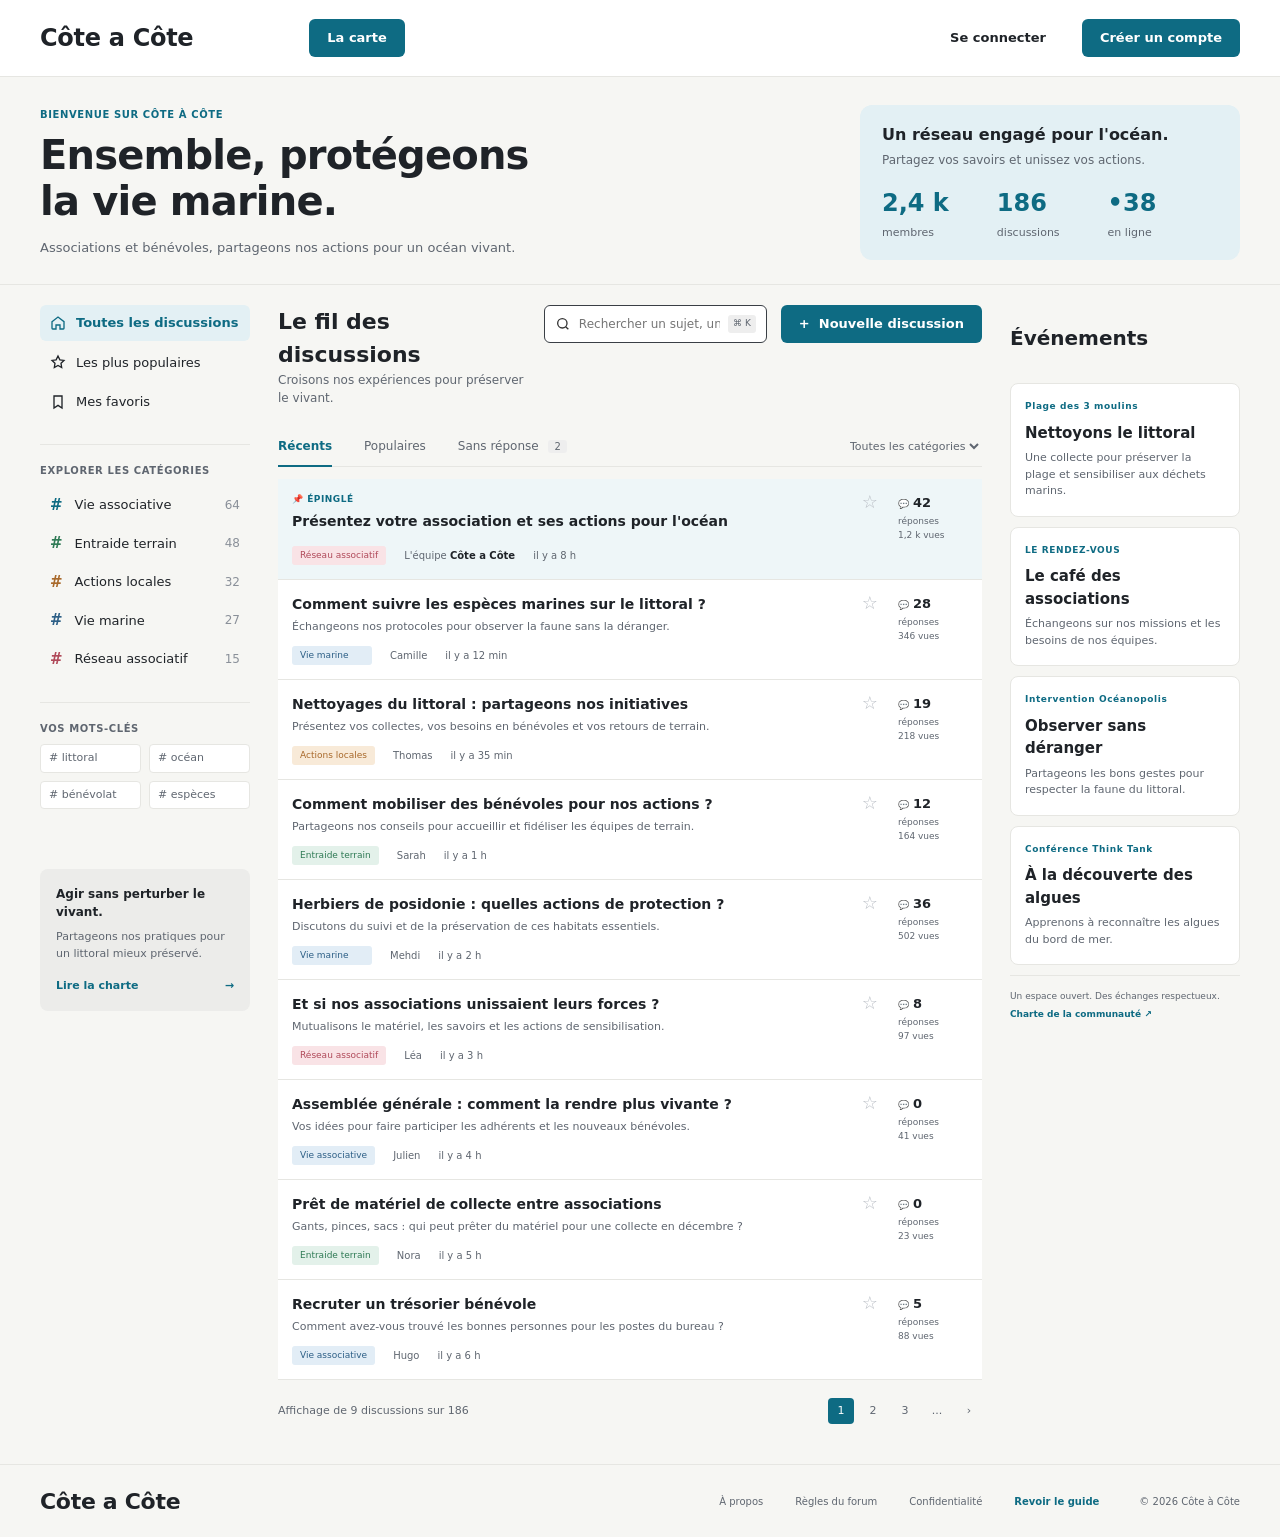
<file: index.html>
<!DOCTYPE html>
<html lang="fr">
<head>
  <meta charset="UTF-8">
  <meta http-equiv="refresh" content="0; url=site/index.html">
  <title>Côte à Côte</title>
</head>
<body>
  <a href="site/index.html">Ouvrir le site Côte à Côte</a>
</body>
</html>
</file>
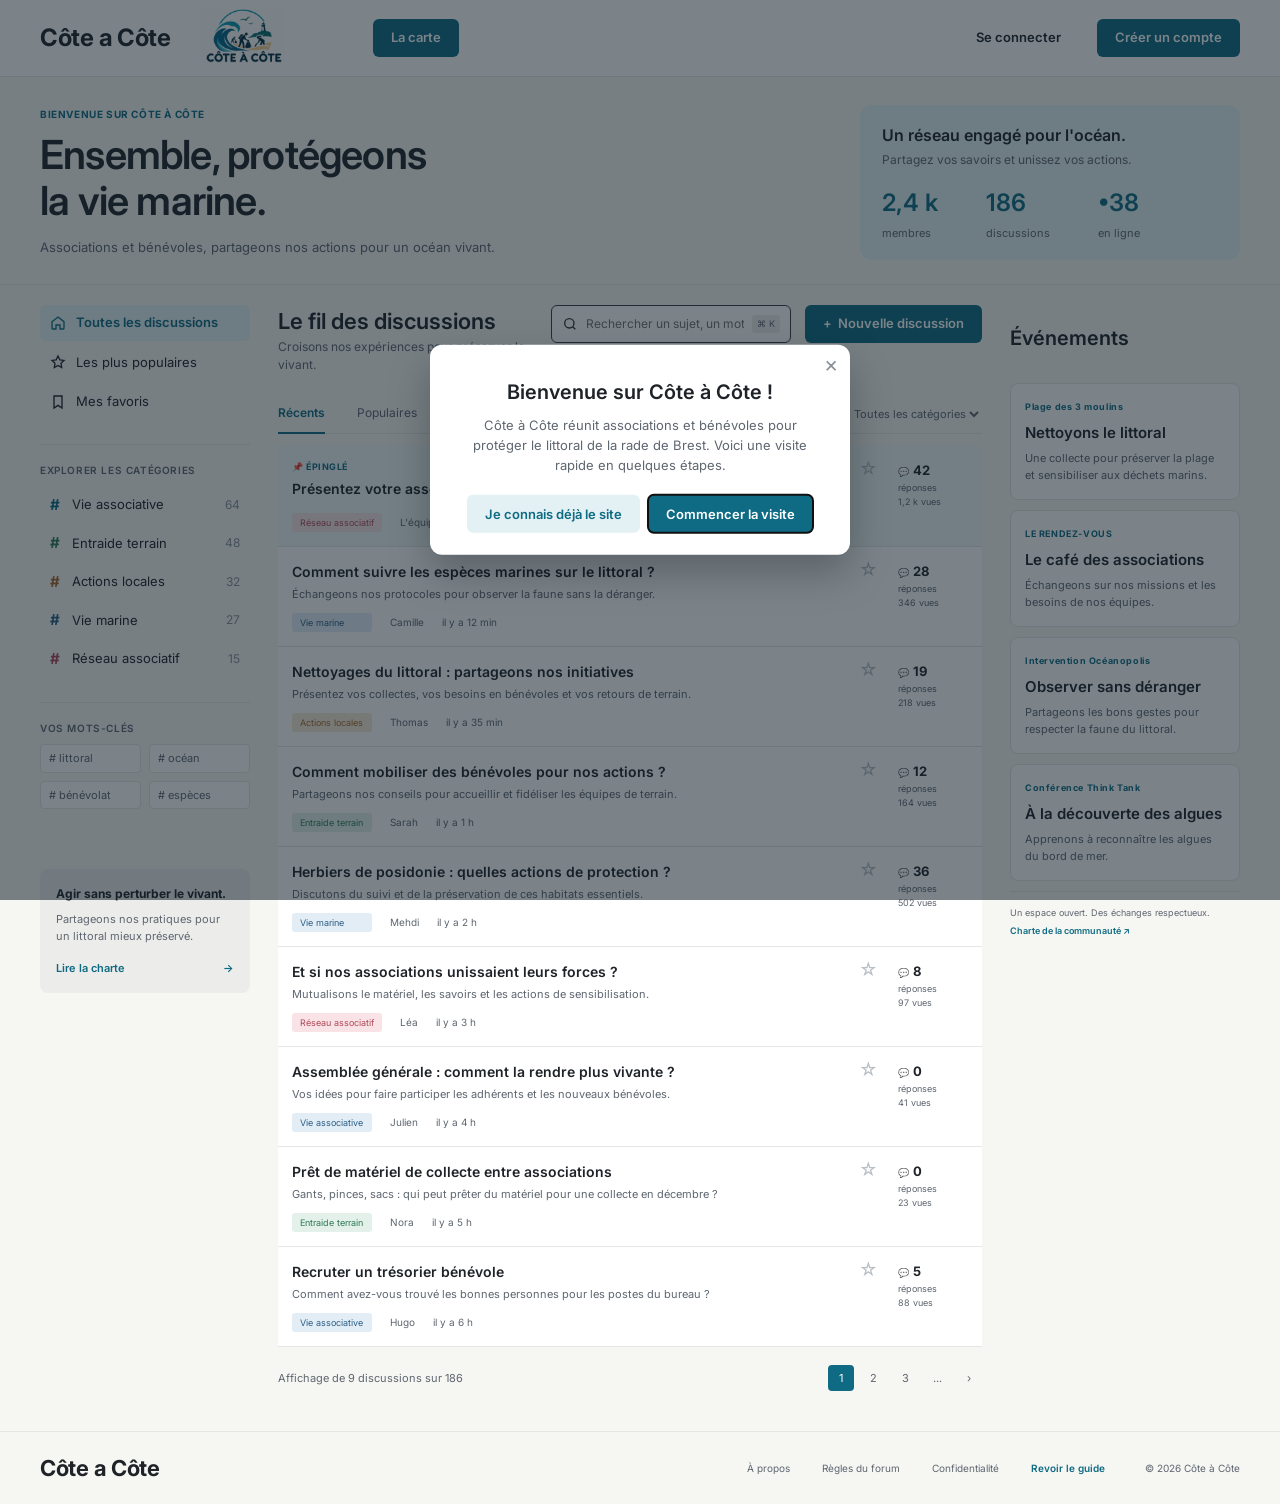
<file: site/index.html>
<!DOCTYPE html>
<html lang="fr">
<head>
  <meta charset="UTF-8">
  <meta name="viewport" content="width=device-width, initial-scale=1.0">
  <title>Côte à Côte - Le fil des discussions</title>
  <link rel="preconnect" href="https://fonts.googleapis.com">
  <link href="https://fonts.googleapis.com/css2?family=Inter:wght@400;500;600;700&display=swap" rel="stylesheet">
  <link rel="stylesheet" href="css/style.css">
</head>
<body>
  <header data-header></header>

  <section class="hero">
    <div class="container">
      <div>
        <div class="eyebrow">Bienvenue sur Côte à Côte</div>
        <h1>Ensemble, protégeons<br>la vie marine.</h1>
        <p>Associations et bénévoles, partageons nos actions pour un océan vivant.</p>
      </div>
      <div class="hero-card">
        <h3>Un réseau engagé pour l'océan.</h3>
        <p class="sub">Partagez vos savoirs et unissez vos actions.</p>
        <div class="stats">
          <div><strong>2,4 k</strong><span>membres</span></div>
          <div><strong>186</strong><span>discussions</span></div>
          <div><strong class="online">38</strong><span>en ligne</span></div>
        </div>
      </div>
    </div>
  </section>

  <main class="container forum">
    <!-- Colonne gauche -->
    <aside class="side-nav-col">
      <nav class="side-nav">
        <a href="#" class="active" data-view="all">
          <svg viewBox="0 0 24 24" fill="none" stroke="currentColor" stroke-width="2"><path d="M3 10l9-7 9 7v10a1 1 0 0 1-1 1h-5v-6H9v6H4a1 1 0 0 1-1-1z"/></svg>
          Toutes les discussions
        </a>
        <a href="#" data-view="pop">
          <svg viewBox="0 0 24 24" fill="none" stroke="currentColor" stroke-width="2"><path d="M12 3l2.8 5.7 6.2.9-4.5 4.4 1 6.2L12 17.3 6.5 20.2l1-6.2L3 9.6l6.2-.9z"/></svg>
          Les plus populaires
        </a>
        <a href="#" data-view="fav">
          <svg viewBox="0 0 24 24" fill="none" stroke="currentColor" stroke-width="2"><path d="M6 3h12v18l-6-4-6 4z"/></svg>
          Mes favoris <span class="n" id="fav-count"></span>
        </a>
      </nav>

      <div class="side-title">Explorer les catégories</div>
      <button class="cat" data-cat="Vie associative"><span class="hash" style="color:#0e6b83">#</span>Vie associative<span class="n">64</span></button>
      <button class="cat" data-cat="Entraide terrain"><span class="hash" style="color:#2f7a55">#</span>Entraide terrain<span class="n">48</span></button>
      <button class="cat" data-cat="Actions locales"><span class="hash" style="color:#a8692b">#</span>Actions locales<span class="n">32</span></button>
      <button class="cat" data-cat="Vie marine"><span class="hash" style="color:#2d5f86">#</span>Vie marine<span class="n">27</span></button>
      <button class="cat" data-cat="Réseau associatif"><span class="hash" style="color:#b04a5a">#</span>Réseau associatif<span class="n">15</span></button>

      <div class="side-title">Vos mots-clés</div>
      <div class="tags"><button data-mot="littoral"># littoral</button><button data-mot="océan"># océan</button><button data-mot="bénévolat"># bénévolat</button><button data-mot="espèces"># espèces</button></div>

      <div class="charte">
        <h4>Agir sans perturber le vivant.</h4>
        <p>Partageons nos pratiques pour un littoral mieux préservé.</p>
        <a href="#" data-charte>Lire la charte <span>&rarr;</span></a>
      </div>
    </aside>

    <!-- Fil central -->
    <section>
      <div class="feed-head">
        <div>
          <h2>Le fil des discussions</h2>
          <p>Croisons nos expériences pour préserver le vivant.</p>
        </div>
        <label class="search">
          <svg width="16" height="16" viewBox="0 0 24 24" fill="none" stroke="#333" stroke-width="2"><circle cx="11" cy="11" r="7"/><path d="M20 20l-4-4"/></svg>
          <input id="search" placeholder="Rechercher un sujet, un mot-clé...">
          <span class="kbd">&#8984; K</span>
        </label>
        <button class="btn btn-teal" id="new-post">+ &nbsp;Nouvelle discussion</button>
      </div>

      <div class="feed-tabs">
        <button class="active" data-mode="recent">Récents</button>
        <button data-mode="pop">Populaires</button>
        <button data-mode="none">Sans réponse <span class="count" id="none-count"></span></button>
        <select id="cat-select" aria-label="Filtrer par catégorie">
          <option value="">Toutes les catégories</option>
          <option>Vie associative</option><option>Entraide terrain</option><option>Actions locales</option>
          <option>Vie marine</option><option>Réseau associatif</option>
        </select>
      </div>

      <div id="threads"></div>

      <div class="pager">
        <span id="count-info"></span>
        <div class="pages">
          <button class="active">1</button><button>2</button><button>3</button><button>...</button><button>&rsaquo;</button>
        </div>
      </div>
    </section>

    <!-- Colonne événements -->
    <aside class="events-col">
      <h2>Événements</h2>
      <div id="events"></div>
      <div class="events-foot">
        Un espace ouvert. Des échanges respectueux.
        <a href="#" data-charte>Charte de la communauté &#8599;</a>
      </div>
    </aside>
  </main>

  <!-- Charte de la communauté -->
  <div class="modal" id="charte-modal" hidden>
    <div class="modal-box" role="dialog" aria-modal="true" aria-labelledby="charte-title">
      <button class="modal-close" aria-label="Fermer">&times;</button>
      <div class="eyebrow">Charte de la communauté</div>
      <h2 id="charte-title">Agir sans perturber le vivant.</h2>
      <ol>
        <li><b>Respecter le vivant.</b> On observe à distance, on ne dérange ni ne nourrit la faune, on reste sur les sentiers.</li>
        <li><b>Ne rien laisser derrière soi.</b> Les déchets collectés sont triés et évacués à la fin de chaque action.</li>
        <li><b>Assurer la sécurité.</b> On ne touche pas aux objets coupants ou suspects : on les signale à l'équipe.</li>
        <li><b>Échanger avec respect.</b> Pas d'attaque personnelle, pas de publicité, des messages utiles à la communauté.</li>
        <li><b>Protéger les données.</b> On ne publie pas d'informations personnelles sur d'autres membres.</li>
      </ol>
    </div>
  </div>

  <footer data-footer></footer>
  <script src="js/guide.js"></script>
  <script src="js/main.js"></script>
</body>
</html>
</file>
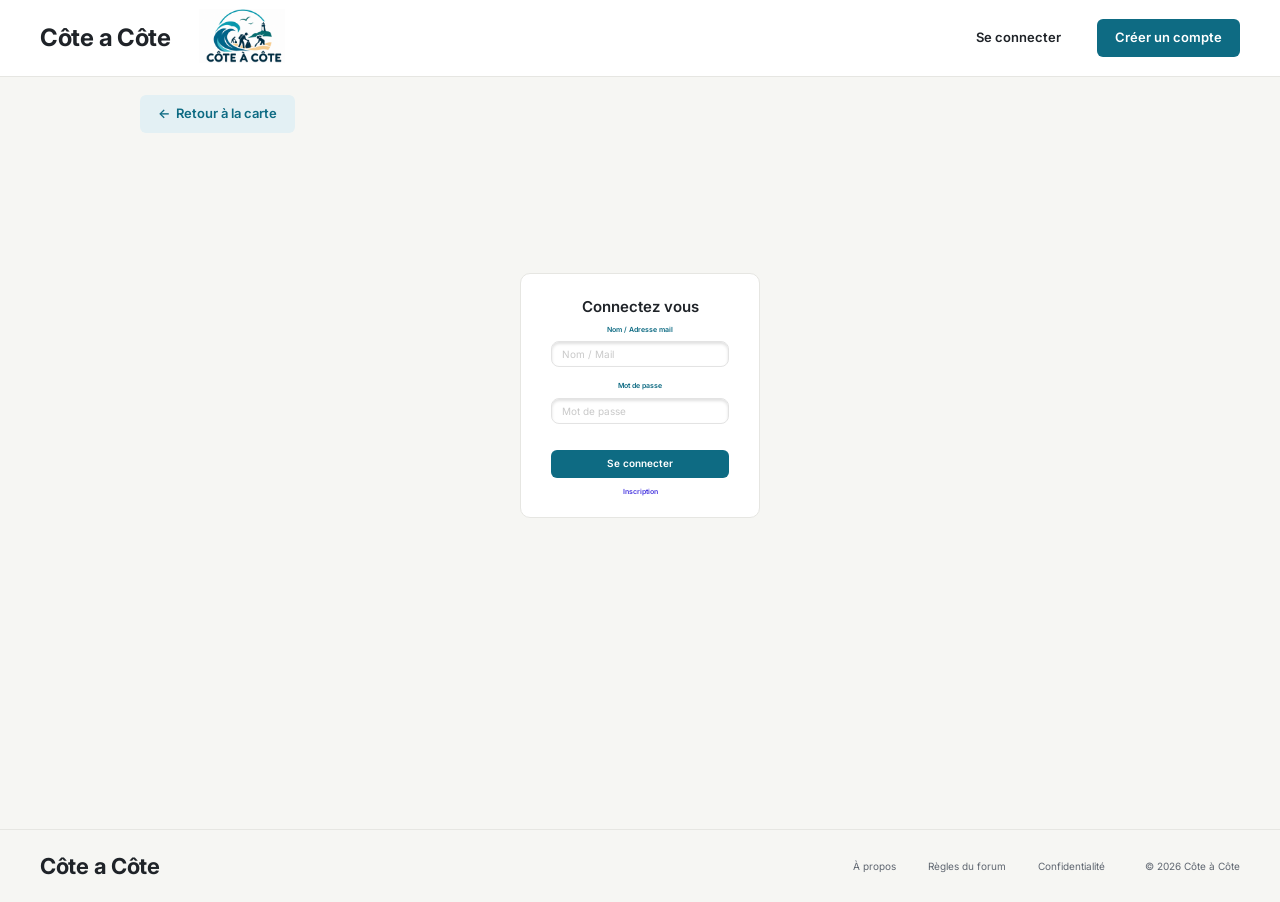
<file: site/connexion.html>
<!DOCTYPE html>
<html lang="fr">
<head>
  <meta charset="UTF-8">
  <meta name="viewport" content="width=device-width, initial-scale=1.0">
  <title>Connexion - Côte à Côte</title>
  <link href="https://fonts.googleapis.com/css2?family=Inter:wght@400;500;600;700&display=swap" rel="stylesheet">
  <link rel="stylesheet" href="css/style.css">
</head>
<body>
  <header data-header data-no-map></header>

  <main class="auth">
    <div class="container">
      <a href="carte.html" class="btn btn-light">&larr; &nbsp;Retour à la carte</a>
      <form class="auth-box" id="form-auth">
        <h1>Connectez vous</h1>
        <label for="nom">Nom / Adresse mail</label>
        <input class="inp" id="nom" name="nom" placeholder="Nom / Mail" required>
        <label for="pwd">Mot de passe</label>
        <input class="inp" id="pwd" name="password" type="password" placeholder="Mot de passe" required>
        <div class="err"></div>
        <button class="btn btn-teal">Se connecter</button>
        <a href="inscription.html" class="link">Inscription</a>
      </form>
    </div>
  </main>

  <footer data-footer></footer>
  <script src="js/main.js"></script>
</body>
</html>
</file>
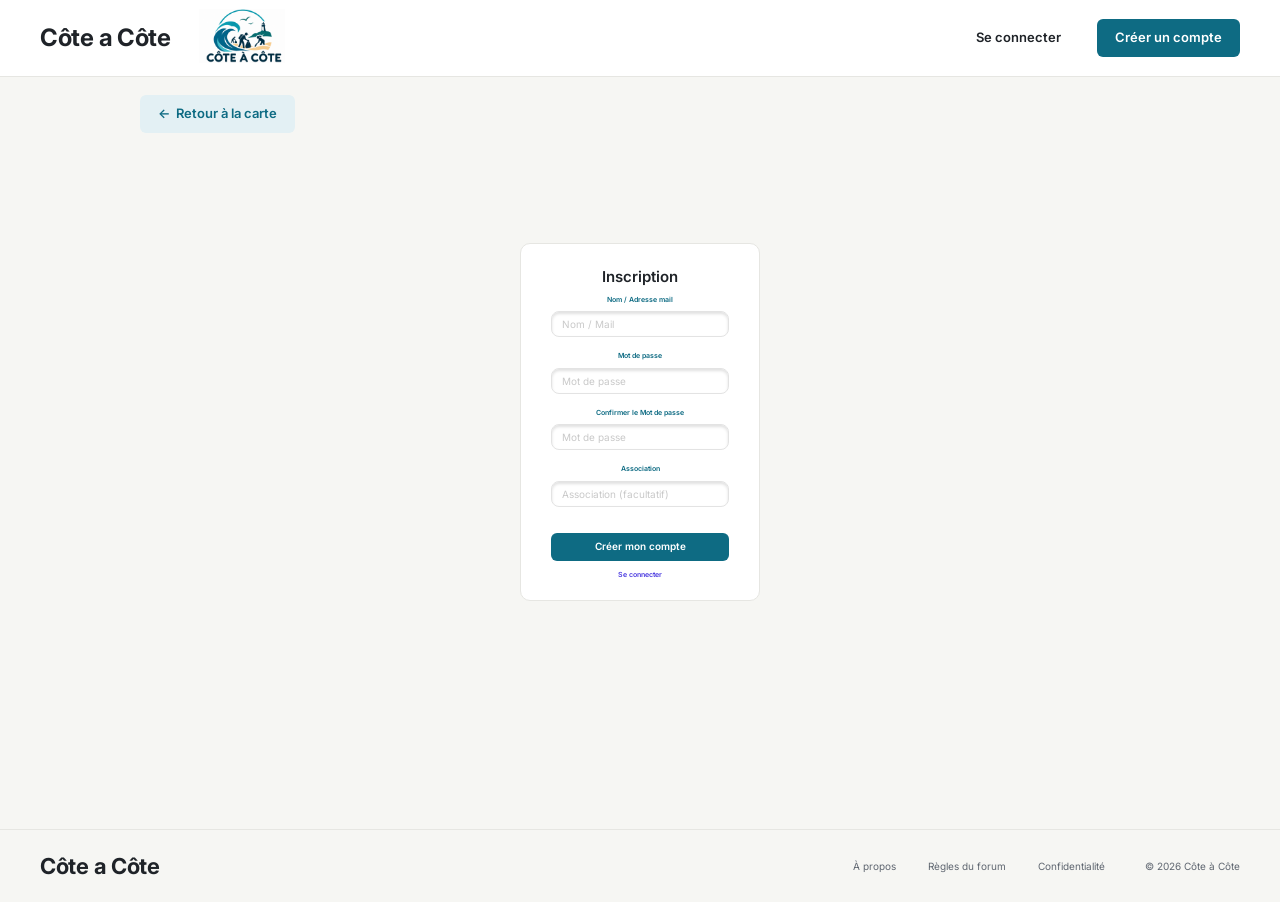
<file: site/inscription.html>
<!DOCTYPE html>
<html lang="fr">
<head>
  <meta charset="UTF-8">
  <meta name="viewport" content="width=device-width, initial-scale=1.0">
  <title>Inscription - Côte à Côte</title>
  <link href="https://fonts.googleapis.com/css2?family=Inter:wght@400;500;600;700&display=swap" rel="stylesheet">
  <link rel="stylesheet" href="css/style.css">
</head>
<body>
  <header data-header data-no-map></header>

  <main class="auth">
    <div class="container">
      <a href="carte.html" class="btn btn-light">&larr; &nbsp;Retour à la carte</a>
      <form class="auth-box" id="form-auth" style="margin-top:110px">
        <h1>Inscription</h1>
        <label for="nom">Nom / Adresse mail</label>
        <input class="inp" id="nom" name="nom" placeholder="Nom / Mail" required>
        <label for="pwd">Mot de passe</label>
        <input class="inp" id="pwd" name="password" type="password" placeholder="Mot de passe" required>
        <label for="pwd2">Confirmer le Mot de passe</label>
        <input class="inp" id="pwd2" name="confirm" type="password" placeholder="Mot de passe" required>
        <label for="asso">Association</label>
        <input class="inp" id="asso" name="association" placeholder="Association (facultatif)">
        <div class="err"></div>
        <button class="btn btn-teal">Créer mon compte</button>
        <a href="connexion.html" class="link">Se connecter</a>
      </form>
    </div>
  </main>

  <footer data-footer></footer>
  <script src="js/main.js"></script>
</body>
</html>
</file>
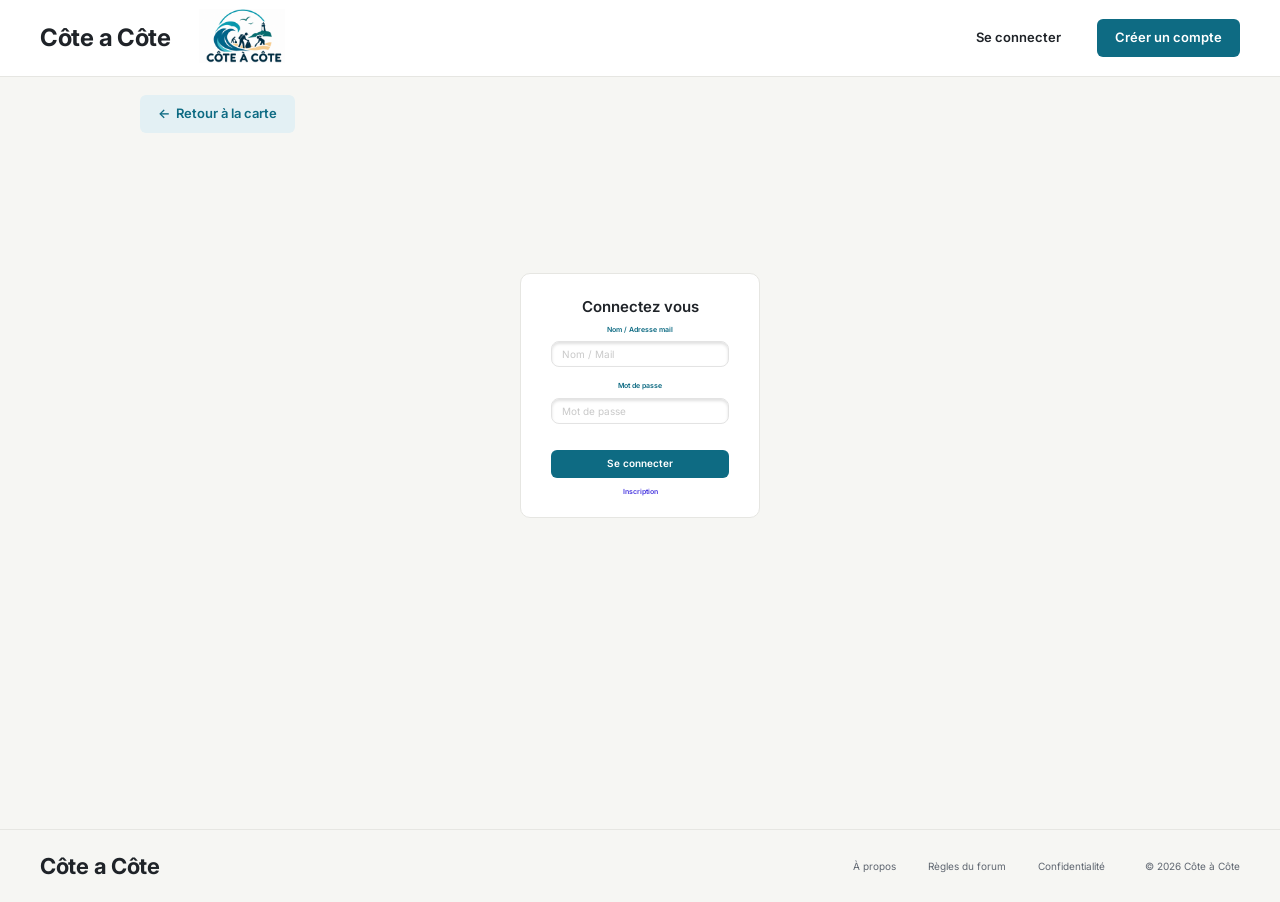
<file: site/nouvelle.html>
<!DOCTYPE html>
<html lang="fr">
<head>
  <meta charset="UTF-8">
  <meta name="viewport" content="width=device-width, initial-scale=1.0">
  <title>Nouvelle publication - Côte à Côte</title>
  <link href="https://fonts.googleapis.com/css2?family=Inter:wght@400;500;600;700&display=swap" rel="stylesheet">
  <link rel="stylesheet" href="css/style.css">
</head>
<body>
  <header data-header data-no-map></header>

  <main class="pub">
    <form class="container" id="form-new">
      <a href="carte.html" class="btn btn-light">&larr; &nbsp;Retour à la carte</a>
      <div class="breadcrumbs">La carte &nbsp;/&nbsp; Entraide terrain &nbsp;/&nbsp; Publication</div>

      <input class="inp" style="width:200px;margin-bottom:8px" placeholder="Tags et sujets">

      <div class="pub-grid new-grid">
        <div class="stack">
          <input class="inp inp-lg" name="titre" placeholder="Titre du poste" required>
          <textarea class="inp inp-lg" name="texte" rows="9" placeholder="Description et texte" style="height:230px"></textarea>
          <button class="btn btn-teal" style="align-self:flex-start">Publier</button>
          <p id="new-ok" style="display:none;color:var(--teal-text);font-weight:600">Publication envoyée (maquette).</p>
        </div>

        <aside class="panel rdv">
          <h2>Le rendez-vous</h2>
          <div class="eyebrow">Quand</div>
          <input class="inp" type="text" placeholder="Date" onfocus="this.type='date'">
          <input class="inp" placeholder="Fourchette horaire">
          <div class="eyebrow" style="margin-top:4px">Où</div>
          <input class="inp" placeholder="Lieu">
          <input class="inp" placeholder="Description">
          <hr>
          <h3>Pour participer</h3>
          <textarea class="inp" placeholder="Modalitées"></textarea>
        </aside>
      </div>
    </form>
  </main>

  <footer data-footer></footer>
  <script src="js/main.js"></script>
</body>
</html>
</file>
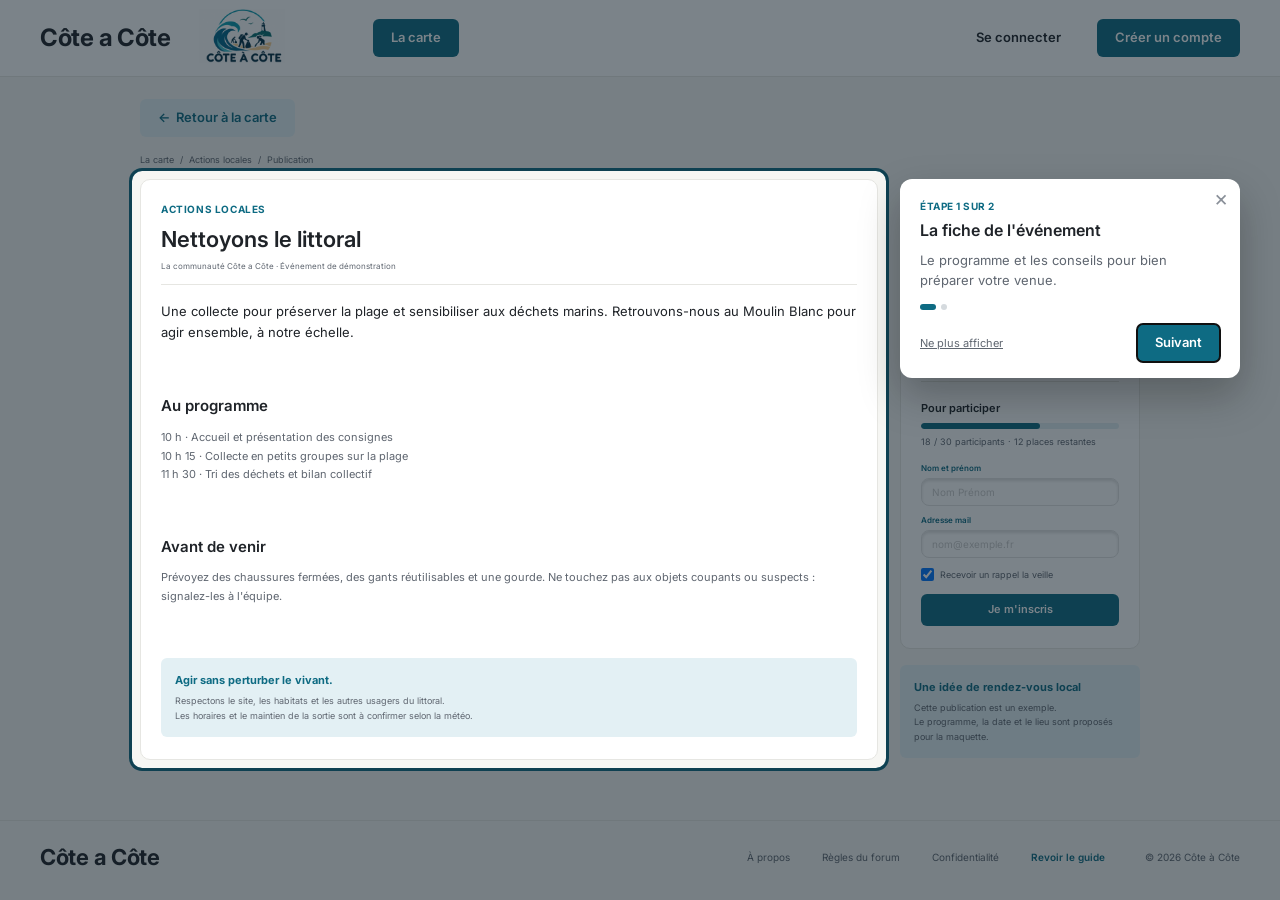
<file: site/publication.html>
<!DOCTYPE html>
<html lang="fr">
<head>
  <meta charset="UTF-8">
  <meta name="viewport" content="width=device-width, initial-scale=1.0">
  <title>Publication - Côte à Côte</title>
  <link href="https://fonts.googleapis.com/css2?family=Inter:wght@400;500;600;700&display=swap" rel="stylesheet">
  <link rel="stylesheet" href="css/style.css">
</head>
<body>
  <header data-header></header>

  <main class="pub" id="publication">
    <div class="container">
      <a href="carte.html" class="btn btn-light">&larr; &nbsp;Retour à la carte</a>
      <div class="breadcrumbs">La carte &nbsp;/&nbsp; <span data-f="categorie"></span> &nbsp;/&nbsp; Publication</div>

      <div class="pub-grid">
        <article class="panel pub-main">
          <div class="eyebrow" data-f="categorieUp"></div>
          <h1 data-f="titre"></h1>
          <div class="byline">La communauté Côte a Côte · Événement de démonstration</div>
          <p class="lead" data-f="intro"></p>

          <h2>Au programme</h2>
          <div class="block" id="programme"></div>

          <h2>Avant de venir</h2>
          <div class="block"><p data-f="avant"></p></div>

          <div class="note">
            <b>Agir sans perturber le vivant.</b>
            <p>Respectons le site, les habitats et les autres usagers du littoral.<br>Les horaires et le maintien de la sortie sont à confirmer selon la météo.</p>
          </div>
        </article>

        <aside>
          <div class="panel rdv">
            <h2>Le rendez-vous</h2>
            <div class="eyebrow">Quand</div>
            <div class="big" data-f="dateLongue"></div>
            <div class="small" data-f="heure"></div>
            <div class="eyebrow">Où</div>
            <div class="big" data-f="lieu"></div>
            <div class="small" style="margin-top:14px" data-f="precision"></div>
            <hr>
            <h3>Pour participer</h3>
            <div class="places">
              <div class="places-bar"><div id="places-fill"></div></div>
              <div class="small" id="places-text"></div>
            </div>

            <!-- Formulaire d'inscription -->
            <form id="form-inscription" class="inscription" onsubmit="event.preventDefault()">
              <label for="ins-nom">Nom et prénom</label>
              <input class="inp" id="ins-nom" name="nom" placeholder="Nom Prénom" required>
              <label for="ins-mail">Adresse mail</label>
              <input class="inp" id="ins-mail" name="mail" type="email" placeholder="nom@exemple.fr" required>
              <label class="check"><input type="checkbox" name="rappel" checked> Recevoir un rappel la veille</label>
              <button class="btn btn-teal" id="ins-btn">Je m'inscris</button>
            </form>

            <!-- Confirmation -->
            <div class="inscrit" id="inscrit" hidden>
              <b>&#10003; Vous êtes inscrit.</b>
              <p class="small" id="inscrit-text"></p>
              <button class="btn btn-light" id="desinscription" type="button">Annuler mon inscription</button>
            </div>
          </div>
          <div class="note side-note">
            <b>Une idée de rendez-vous local</b>
            <p>Cette publication est un exemple.<br>Le programme, la date et le lieu sont proposés pour la maquette.</p>
          </div>
        </aside>
      </div>
    </div>
  </main>

  <footer data-footer></footer>
  <script src="js/guide.js"></script>
  <script src="js/main.js"></script>
</body>
</html>
</file>
<file: site/css/style.css>
/* Côte à Côte - maquette HTML fidèle au Figma */
:root {
  --teal: #0e6b83;
  --teal-dark: #0a566a;
  --teal-text: #0e6b83;
  --bleu-clair: #e3f0f4;
  --bleu-clair-2: #eef6f8;
  --fond: #f6f6f3;
  --blanc: #ffffff;
  --texte: #1f2328;
  --texte-2: #5f6670;
  --texte-3: #8a9099;
  --bord: #e6e6e2;
  --rose: #f9e3e6;   --rose-t: #b04a5a;
  --beige: #f8ead8;  --beige-t: #a8692b;
  --vert: #e3f1ea;   --vert-t: #2f7a55;
  --bleu: #e2edf6;   --bleu-t: #2d5f86;
  --radius: 10px;
}

* { box-sizing: border-box; margin: 0; padding: 0; }
body {
  font-family: "Inter", system-ui, -apple-system, "Segoe UI", sans-serif;
  color: var(--texte); background: var(--fond); font-size: 14px; line-height: 1.5;
}
a { color: inherit; text-decoration: none; }
button { font: inherit; cursor: pointer; }
.container { width: min(1200px, 100% - 48px); margin-inline: auto; }

/* ---------- Header ---------- */
.header { background: var(--blanc); border-bottom: 1px solid var(--bord); }
.header .container { height: 76px; display: flex; align-items: center; gap: 28px; }
.brand { font-size: 24px; font-weight: 700; letter-spacing: -.3px; white-space: nowrap; }
.logo-img { height: 54px; width: auto; }
.btn {
  display: inline-flex; align-items: center; justify-content: center; gap: 8px;
  height: 38px; padding: 0 18px; border-radius: 6px; border: 0;
  font-size: 13px; font-weight: 600; transition: background .15s;
}
.btn-teal { background: var(--teal); color: #fff; }
.btn-teal:hover { background: var(--teal-dark); }
.btn-ghost { background: none; color: var(--texte); }
.btn-ghost:hover { color: var(--teal); }
.btn-light { background: var(--bleu-clair); color: var(--teal-text); }
.btn-light:hover { background: #d4e8ee; }
.header .nav-main { margin-left: 60px; }
.header .actions { margin-left: auto; display: flex; align-items: center; gap: 18px; }
.user { font-size: 12px; line-height: 1.9; }
.user span { display: block; }

/* ---------- Hero ---------- */
.hero { padding: 28px 0 24px; border-bottom: 1px solid var(--bord); }
.hero .container { display: flex; justify-content: space-between; align-items: center; gap: 32px; }
.eyebrow { font-size: 10px; font-weight: 700; letter-spacing: .6px; text-transform: uppercase; color: var(--teal-text); }
.hero h1 { font-size: 40px; line-height: 1.15; font-weight: 600; letter-spacing: -.8px; margin: 10px 0 14px; }
.hero p { color: var(--texte-2); font-size: 13px; }
.hero-card { background: var(--bleu-clair); border-radius: 12px; padding: 18px 22px; width: 380px; flex-shrink: 0; }
.hero-card h3 { font-size: 16px; font-weight: 600; }
.hero-card .sub { font-size: 12px; color: var(--texte-2); margin: 4px 0 16px; }
.stats { display: flex; gap: 48px; }
.stats strong { display: block; font-size: 24px; font-weight: 600; color: var(--teal-text); }
.stats span { font-size: 11px; color: var(--texte-2); }
.online::before { content: "\2022 "; }
.chips-inline { display: flex; gap: 6px; font-size: 12px; font-weight: 600; color: var(--teal-text); }
.chips-inline span + span::before { content: "\00b7  "; color: var(--texte-3); }

/* ---------- Forum layout ---------- */
.forum { display: grid; grid-template-columns: 210px 1fr 230px; gap: 28px; padding: 20px 0 40px; }

.side-nav a { display: flex; align-items: center; gap: 10px; padding: 8px 10px; border-radius: 6px; font-size: 13px; color: var(--texte); margin-bottom: 4px; }
.side-nav a.active { background: var(--bleu-clair); color: var(--teal-text); font-weight: 600; }
.side-nav a:hover:not(.active) { background: #eeeeea; }
.side-nav svg { width: 16px; height: 16px; flex-shrink: 0; }
.side-title { font-size: 10px; font-weight: 600; letter-spacing: .6px; text-transform: uppercase; color: var(--texte-2); margin: 24px 0 8px; padding-top: 18px; border-top: 1px solid var(--bord); }
.cat { display: flex; align-items: center; gap: 12px; padding: 8px 10px; font-size: 13px; border-radius: 6px; cursor: pointer; }
.cat:hover { background: #eeeeea; }
.cat .hash { font-weight: 700; font-size: 15px; }
.cat .n { margin-left: auto; color: var(--texte-3); font-size: 12px; }
.tags { display: grid; grid-template-columns: 1fr 1fr; gap: 8px; }
.tags span { border: 1px solid var(--bord); background: var(--blanc); border-radius: 4px; padding: 5px 8px; font-size: 11px; color: var(--texte-2); }
.charte { background: #ececea; border-radius: 8px; padding: 16px; margin-top: 60px; }
.charte h4 { font-size: 12px; margin-bottom: 8px; }
.charte p { font-size: 11px; color: var(--texte-2); margin-bottom: 16px; }
.charte a { display: flex; justify-content: space-between; font-size: 11px; font-weight: 600; color: var(--teal-text); }

.feed-head { display: flex; align-items: flex-start; gap: 14px; }
.feed-head h2 { font-size: 22px; font-weight: 600; }
.feed-head p { font-size: 12px; color: var(--texte-2); }
.search {
  margin-left: auto; display: flex; align-items: center; gap: 8px; height: 38px; width: 240px;
  border: 1.5px solid #3a3f45; border-radius: 6px; padding: 0 10px; background: var(--blanc);
}
.search input { border: 0; outline: 0; flex: 1; font: inherit; font-size: 12px; min-width: 0; }
.kbd { font-size: 9px; background: #eee; border-radius: 3px; padding: 2px 5px; color: var(--texte-2); }

.feed-tabs { display: flex; align-items: center; gap: 32px; border-bottom: 1px solid var(--bord); margin: 20px 0 12px; }
.feed-tabs button { background: none; border: 0; padding: 10px 0; font-size: 12px; color: var(--texte-2); border-bottom: 2px solid transparent; margin-bottom: -1px; }
.feed-tabs button.active { color: var(--teal-text); font-weight: 600; border-color: var(--teal); }
.feed-tabs .count { background: #eee; border-radius: 3px; font-size: 10px; padding: 1px 6px; margin-left: 6px; }
.feed-tabs select { margin-left: auto; border: 0; background: none; font: inherit; font-size: 11px; color: var(--texte-2); }

.thread { display: flex; gap: 16px; padding: 14px 14px; border-bottom: 1px solid var(--bord); background: var(--blanc); cursor: pointer; }
.thread:hover { background: #fbfbfa; }
.thread.pinned { background: var(--bleu-clair-2); }
.thread .main { flex: 1; min-width: 0; }
.pin { font-size: 9px; font-weight: 700; color: var(--teal-text); letter-spacing: .5px; margin-bottom: 4px; }
.thread h3 { font-size: 14px; font-weight: 600; margin-bottom: 4px; }
.thread .excerpt { font-size: 11px; color: var(--texte-2); margin-bottom: 10px; }
.meta { display: flex; align-items: center; gap: 18px; font-size: 10px; color: var(--texte-2); }
.meta b { color: var(--texte); }
.tag { display: inline-block; font-size: 9px; padding: 3px 8px; border-radius: 3px; min-width: 80px; white-space: nowrap; }
.btn { white-space: nowrap; }
.tag-rose { background: var(--rose); color: var(--rose-t); }
.tag-beige { background: var(--beige); color: var(--beige-t); }
.tag-vert { background: var(--vert); color: var(--vert-t); }
.tag-bleu { background: var(--bleu); color: var(--bleu-t); }
.replies { width: 70px; flex-shrink: 0; font-size: 9px; color: var(--texte-2); line-height: 1.6; }
.replies strong { font-size: 13px; color: var(--texte); margin-left: 4px; }

.pager { display: flex; align-items: center; justify-content: space-between; padding-top: 18px; font-size: 11px; color: var(--texte-2); }
.pages { display: flex; gap: 6px; align-items: center; }
.pages button { width: 26px; height: 26px; border-radius: 4px; border: 0; background: none; font-size: 11px; color: var(--texte-2); }
.pages button.active { background: var(--teal); color: #fff; }

.events-col h2 { font-size: 20px; font-weight: 600; margin: 18px 0 30px; }
.ev-card { display: block; background: var(--blanc); border: 1px solid var(--bord); border-radius: 8px; padding: 16px 14px; margin-bottom: 10px; min-height: 100px; transition: box-shadow .15s; }
.ev-card:hover { box-shadow: 0 4px 14px rgba(0,0,0,.06); }
.ev-card .eyebrow { text-transform: none; font-size: 9px; }
.ev-card .eyebrow.up { text-transform: uppercase; }
.ev-card h3 { font-size: 15px; font-weight: 600; margin: 8px 0 6px; }
.ev-card p { font-size: 11px; color: var(--texte-2); }
.events-foot { border-top: 1px solid var(--bord); padding-top: 14px; margin-top: 4px; font-size: 9px; color: var(--texte-2); }
.events-foot a { display: block; color: var(--teal-text); font-weight: 600; margin-top: 4px; }

/* ---------- Footer ---------- */
.footer { border-top: 1px solid var(--bord); background: var(--fond); }
.footer .container { display: flex; align-items: center; height: 72px; gap: 40px; }
.footer .brand { font-size: 22px; }
.footer nav { margin-left: auto; display: flex; gap: 32px; font-size: 10px; color: var(--texte-2); }
.footer small { font-size: 10px; color: var(--texte-2); }

/* ---------- Carte ---------- */
.map-page { display: grid; grid-template-columns: 250px 1fr; gap: 12px; padding: 0 0 40px; }
.map-list { background: var(--blanc); border: 1px solid var(--bord); border-radius: 10px; padding: 18px 10px 10px; align-self: start; }
.map-list > h2 { font-size: 16px; font-weight: 600; padding: 0 4px; }
.map-list > p { font-size: 10px; color: var(--texte-2); padding: 0 4px; }
.map-list > p.hint { margin: 6px 0 14px; }
.map-item { display: flex; gap: 12px; border: 1px solid var(--bord); border-radius: 8px; padding: 12px 10px; margin-bottom: 8px; cursor: pointer; background: var(--blanc); }
.map-item.active { background: var(--bleu-clair-2); border-color: #cfe3ea; }
.num { width: 20px; height: 20px; border-radius: 50%; background: var(--teal); color: #fff; font-size: 10px; font-weight: 700; display: grid; place-items: center; flex-shrink: 0; }
.map-item .eyebrow { text-transform: none; font-size: 8px; }
.map-item h3 { font-size: 13px; font-weight: 600; margin: 3px 0 6px; }
.map-item .when { font-size: 10px; font-weight: 500; }
.map-item .where { font-size: 9px; color: var(--texte-2); margin: 2px 0 4px; }
.map-item a { font-size: 9px; font-weight: 700; color: var(--teal-text); }
.map-wrap { position: relative; border-radius: 10px; overflow: hidden; border: 1px solid var(--bord); min-height: 450px; }
#map { position: absolute; inset: 0; }
.map-label { position: absolute; top: 14px; left: 14px; z-index: 500; background: var(--blanc); border-radius: 6px; padding: 8px 14px; box-shadow: 0 2px 8px rgba(0,0,0,.08); width: 200px; }
.map-label b { font-size: 11px; font-weight: 600; display: block; }
.map-label span { font-size: 8px; color: var(--texte-2); }
.map-pin {
  width: 26px; height: 26px; border-radius: 50%; background: var(--teal); color: #fff;
  border: 2px solid #fff; display: grid; place-items: center; font-weight: 700; font-size: 12px;
  box-shadow: 0 2px 6px rgba(0,0,0,.3); position: relative;
}
.map-pin::after { content: ""; position: absolute; bottom: -7px; left: 50%; transform: translateX(-50%); border: 5px solid transparent; border-top-color: var(--teal); }
.map-pin.active { background: var(--teal-dark); transform: scale(1.15); }
.leaflet-popup-content { font-family: "Inter", sans-serif; font-size: 12px; }
.leaflet-popup-content b { display: block; font-size: 13px; margin-bottom: 2px; }
.leaflet-popup-content a { color: var(--teal-text); font-weight: 700; }
.map-foot { display: flex; justify-content: space-between; align-items: flex-end; padding: 16px 0 28px; }
.map-foot b { color: var(--teal-text); font-size: 11px; font-weight: 500; }
.map-foot p, .map-foot span { font-size: 9px; color: var(--texte-2); }
.map-foot span { font-size: 10px; margin-right: 60px; }

/* ---------- Publication ---------- */
.pub { padding: 22px 0 60px; }
.pub .container { width: min(1000px, 100% - 48px); }
.breadcrumbs { font-size: 9px; color: var(--texte-2); margin: 16px 0 12px; }
.pub-grid { display: grid; grid-template-columns: 1fr 240px; gap: 22px; align-items: start; }
.panel { background: var(--blanc); border: 1px solid var(--bord); border-radius: 10px; padding: 22px 20px; }
.pub-main h1 { font-size: 22px; font-weight: 600; margin: 6px 0 4px; }
.pub-main .byline { font-size: 8px; color: var(--texte-2); padding-bottom: 12px; border-bottom: 1px solid var(--bord); margin-bottom: 16px; }
.pub-main .lead { font-size: 13px; line-height: 1.65; margin-bottom: 52px; }
.pub-main h2 { font-size: 15px; font-weight: 600; margin-bottom: 10px; }
.pub-main .block { font-size: 11px; color: var(--texte-2); margin-bottom: 52px; line-height: 1.7; }
.pub-main .block p { color: var(--texte-2); }
.note { background: var(--bleu-clair); border-radius: 6px; padding: 14px 14px; }
.note b { color: var(--teal-text); font-size: 11px; display: block; margin-bottom: 6px; }
.note p { font-size: 9px; color: var(--texte-2); line-height: 1.6; }
.rdv h2 { font-size: 15px; font-weight: 600; margin-bottom: 14px; }
.rdv .eyebrow { font-size: 7px; }
.rdv .big { font-size: 11px; font-weight: 600; margin: 4px 0 4px; }
.rdv .small { font-size: 9px; color: var(--texte-2); margin-bottom: 18px; }
.rdv hr { border: 0; border-top: 1px solid var(--bord); margin: 18px 0; }
.rdv h3 { font-size: 11px; font-weight: 600; margin-bottom: 6px; }
.side-note { margin-top: 16px; }

/* Champs façon Figma (ombre interne) */
.inp {
  width: 100%; border: 1px solid #e3e3e3; border-radius: 8px; background: var(--blanc);
  box-shadow: inset 0 2px 3px rgba(0,0,0,.12); font: inherit; color: var(--texte);
  padding: 6px 10px; font-size: 10px; outline: none;
}
.inp::placeholder { color: #c9c9c9; }
.inp:focus { border-color: var(--teal); }
.inp-lg { font-size: 18px; font-weight: 600; padding: 12px 18px; border-radius: 10px; }
.inp-lg::placeholder { color: #c4c4c4; }
textarea.inp { resize: vertical; }
.new-grid .stack { display: flex; flex-direction: column; gap: 22px; }
.new-grid .rdv .inp { width: 150px; margin-bottom: 4px; }
.new-grid .rdv textarea.inp { height: 48px; width: 170px; }

/* ---------- Auth ---------- */
.auth { min-height: calc(100vh - 76px - 72px); padding: 18px 0 40px; }
.auth .container { width: min(1000px, 100% - 48px); }
.auth-box { width: 240px; margin: 140px auto 0; background: var(--blanc); border: 1px solid var(--bord); border-radius: 10px; padding: 22px 30px 18px; text-align: center; }
.auth-box h1 { font-size: 15px; font-weight: 600; margin-bottom: 6px; }
.auth-box label { display: block; font-size: 7px; font-weight: 600; color: var(--teal-text); margin: 4px 0 6px; }
.auth-box .inp { margin-bottom: 10px; height: 26px; }
.auth-box .link { display: inline-block; margin-top: 8px; font-size: 7px; font-weight: 600; color: #4b3be0; background: none; border: 0; }
.auth-box .btn { width: 100%; height: 28px; font-size: 10px; margin-top: 4px; }
.err { color: #c0392b; font-size: 9px; min-height: 12px; }

/* ---------- Responsive ---------- */
@media (max-width: 1000px) {
  .forum { grid-template-columns: 1fr; }
  .side-nav-col .charte { margin-top: 20px; }
  .map-page, .pub-grid { grid-template-columns: 1fr; }
  .map-wrap { min-height: 420px; }
  .hero .container { flex-direction: column; align-items: flex-start; }
  .hero-card { width: 100%; }
  .header .nav-main { margin-left: 0; }
}
@media (max-width: 640px) {
  .header .container { gap: 12px; height: auto; padding: 10px 0; flex-wrap: wrap; }
  .logo-img { height: 40px; }
  .feed-head { flex-wrap: wrap; }
  .search { width: 100%; margin-left: 0; order: 3; }
  .hero h1 { font-size: 30px; }
  .footer .container { flex-wrap: wrap; height: auto; padding: 16px 0; gap: 12px; }
  .footer nav { margin-left: 0; }
}

/* ---------- Menus cliquables, favoris, charte ---------- */
.side-nav .n { margin-left: auto; color: var(--texte-3); font-size: 12px; font-weight: 400; }
.cat.active { background: var(--bleu-clair); color: var(--teal-text); font-weight: 600; }
.cat.active .n { color: var(--teal-text); }
.tags button { border: 1px solid var(--bord); background: var(--blanc); border-radius: 4px; padding: 5px 8px; font-size: 11px; color: var(--texte-2); text-align: left; }
.tags button:hover { border-color: var(--teal); color: var(--teal-text); }
.tags button.active { background: var(--teal); border-color: var(--teal); color: #fff; }
.feed-tabs select { cursor: pointer; }
.fav { background: none; border: 0; font-size: 18px; line-height: 1; color: #b9bec5; padding: 0 4px; align-self: flex-start; }
.fav:hover { color: var(--teal); }
.fav.on { color: #e3a008; }
.empty { background: var(--blanc); padding: 40px 20px; text-align: center; color: var(--texte-2); font-size: 13px; border-bottom: 1px solid var(--bord); }
.modal { position: fixed; inset: 0; background: rgba(15, 30, 40, .45); display: grid; place-items: center; z-index: 2000; padding: 16px; }
.modal[hidden] { display: none; }
.modal-box { position: relative; background: var(--blanc); border-radius: 12px; padding: 28px 30px; max-width: 520px; width: 100%; box-shadow: 0 20px 50px rgba(0,0,0,.2); }
.modal-box h2 { font-size: 20px; font-weight: 600; margin: 6px 0 16px; }
.modal-box ol { padding-left: 18px; display: grid; gap: 10px; font-size: 13px; color: var(--texte-2); }
.modal-box b { color: var(--texte); }
.modal-close { position: absolute; top: 10px; right: 14px; background: none; border: 0; font-size: 24px; color: var(--texte-2); }
button.cat { width: 100%; border: 0; background: none; text-align: left; color: var(--texte); }
button.cat.active { background: var(--bleu-clair); color: var(--teal-text); }

/* ---------- Inscription aux événements ---------- */
.places { margin-bottom: 14px; }
.places-bar { height: 6px; background: var(--bleu-clair); border-radius: 999px; overflow: hidden; margin-bottom: 6px; }
#places-fill { height: 100%; background: var(--teal); border-radius: 999px; transition: width .3s; }
.places .small { margin-bottom: 0; }
.inscription label { display: block; font-size: 8px; font-weight: 600; color: var(--teal-text); margin: 8px 0 4px; }
.inscription .inp { height: 28px; }
.inscription label.check { display: flex; align-items: center; gap: 6px; color: var(--texte-2); font-weight: 400; font-size: 9px; margin: 10px 0 12px; }
.inscription .btn, .inscrit .btn { width: 100%; height: 32px; font-size: 11px; }
.btn:disabled { background: #c7cdd2; cursor: not-allowed; }
.inscrit { background: #e6f4ec; border-radius: 8px; padding: 12px; }
.inscrit[hidden], .inscription[hidden] { display: none; }
.inscrit b { color: #2f7a55; font-size: 12px; display: block; margin-bottom: 4px; }
.inscrit .small { margin-bottom: 10px; }
.seats { font-size: 9px; font-weight: 600; color: var(--teal-text); margin-bottom: 4px; }
.seats.full { color: #b04a5a; }

/* ---------- Guide de première visite ---------- */
.guide-overlay { position: fixed; inset: 0; z-index: 3000; background: transparent; }
.guide-overlay.dim { background: rgba(15, 30, 40, .55); }
.guide-spot {
  position: fixed; z-index: 3001; border-radius: 10px; pointer-events: none;
  box-shadow: 0 0 0 9999px rgba(15, 30, 40, .55), 0 0 0 3px var(--teal);
}
.guide-pop {
  position: fixed; z-index: 3002; width: min(340px, calc(100vw - 24px));
  background: var(--blanc); border-radius: 12px; padding: 20px 20px 16px;
  box-shadow: 0 18px 40px rgba(0, 0, 0, .25);
}
.guide-pop.center { left: 50% !important; top: 50% !important; transform: translate(-50%, -50%); width: min(420px, calc(100vw - 24px)); padding: 28px 26px 22px; text-align: center; }
.guide-pop h3 { font-size: 16px; font-weight: 600; margin: 4px 0 8px; padding-right: 20px; }
.guide-pop.center h3 { font-size: 20px; padding: 0; }
.guide-pop p { font-size: 13px; color: var(--texte-2); line-height: 1.55; }
.guide-step { font-size: 10px; font-weight: 700; letter-spacing: .5px; text-transform: uppercase; color: var(--teal-text); }
.guide-x { position: absolute; top: 8px; right: 12px; background: none; border: 0; font-size: 22px; color: var(--texte-3); line-height: 1; }
.guide-x:hover { color: var(--texte); }
.guide-dots { display: flex; gap: 5px; margin: 14px 0 0; }
.guide-dots span { width: 6px; height: 6px; border-radius: 50%; background: #d5dade; }
.guide-dots span.on { background: var(--teal); width: 16px; border-radius: 3px; }
.guide-actions { display: flex; align-items: center; justify-content: flex-end; gap: 8px; margin-top: 14px; flex-wrap: wrap; }
.guide-pop.center .guide-actions { justify-content: center; margin-top: 20px; }
.guide-link { margin-right: auto; background: none; border: 0; font-size: 11px; color: var(--texte-2); text-decoration: underline; }
.guide-link:hover { color: var(--teal-text); }
.footer .guide-restart { font-size: 10px; color: var(--teal-text); font-weight: 600; background: none; border: 0; }
</file>
